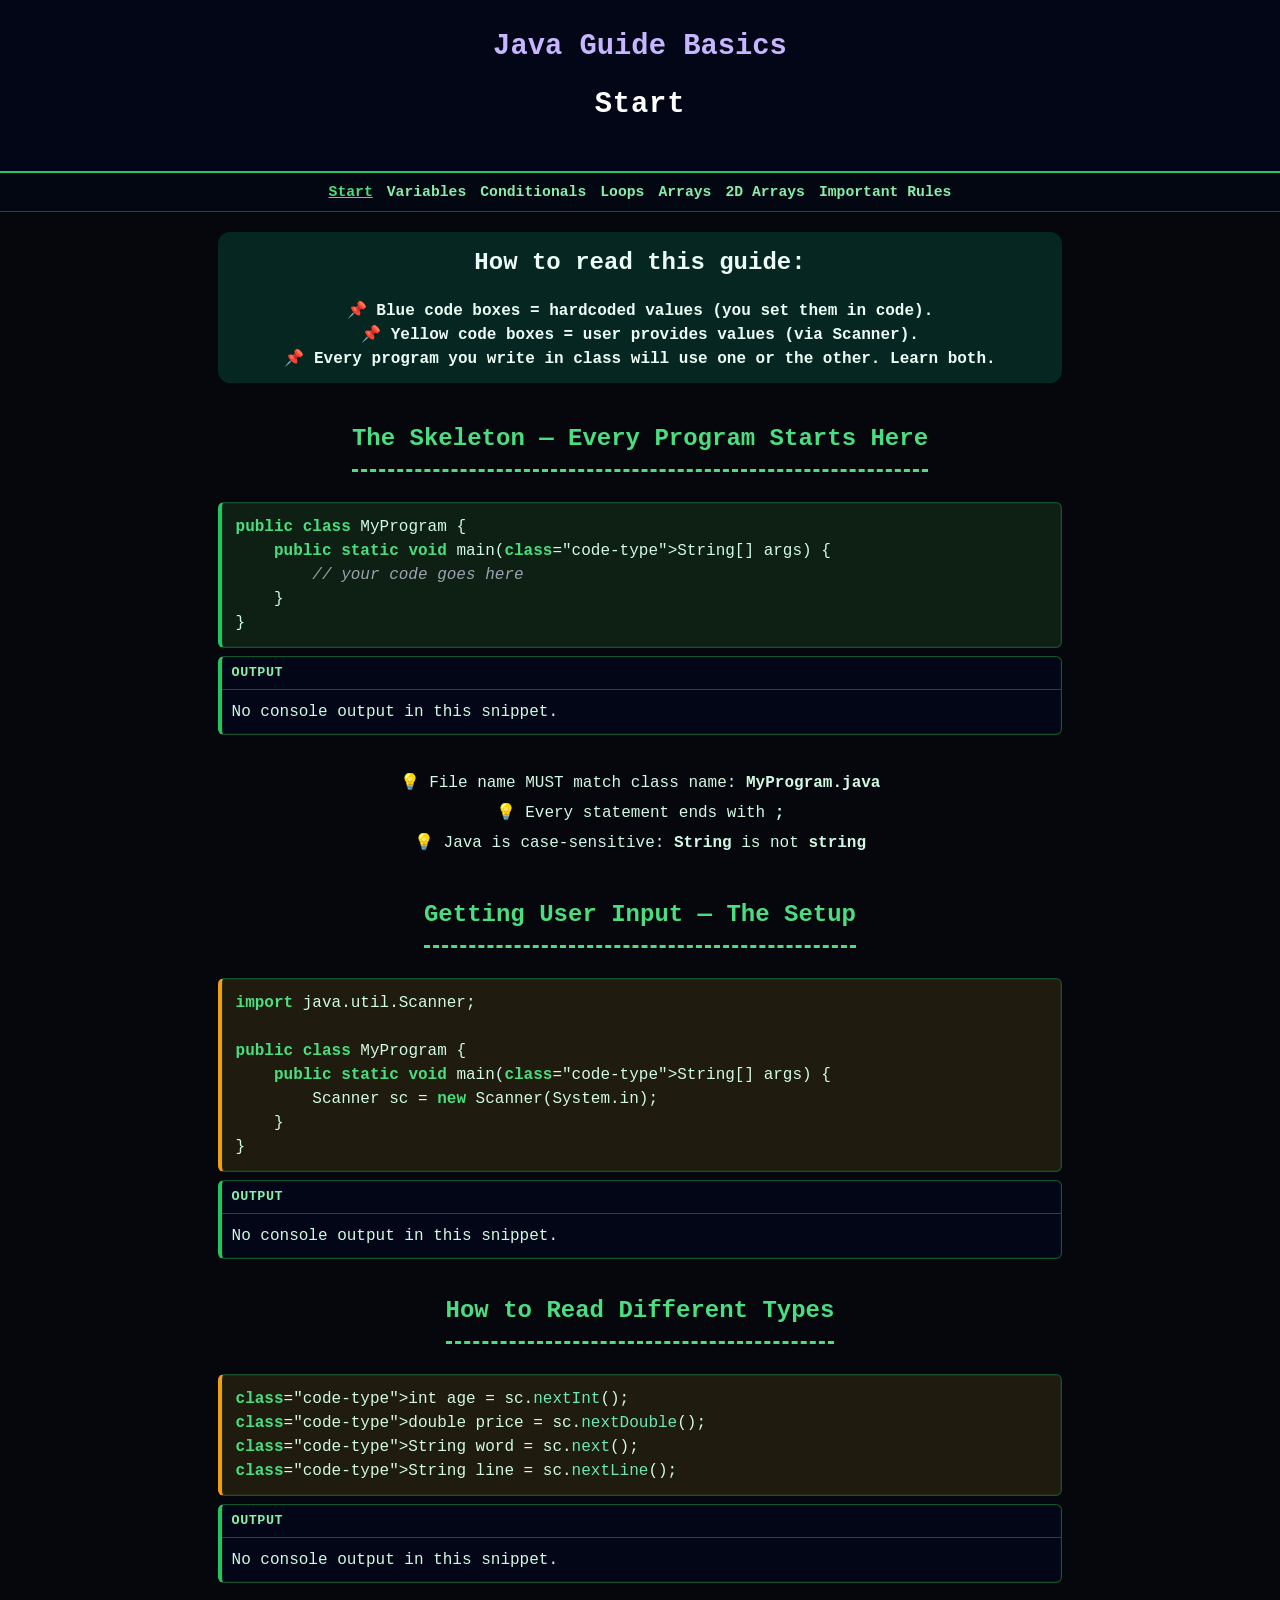
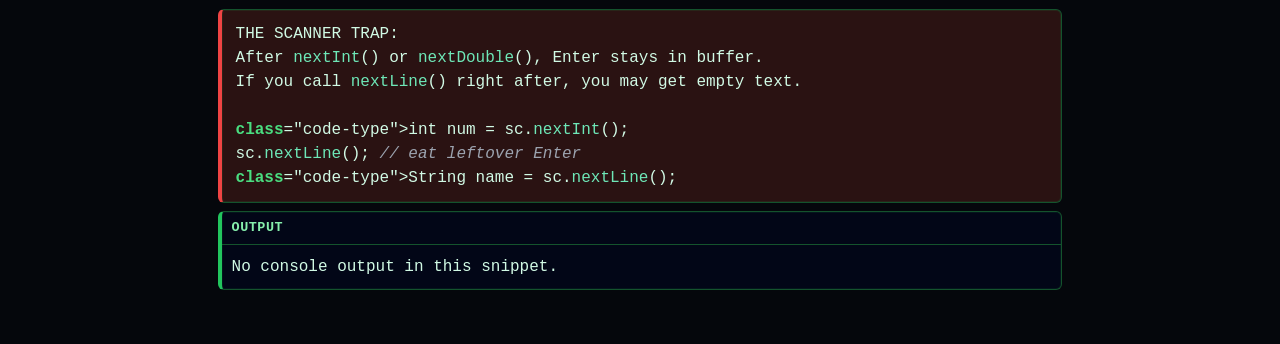
<file: src/main/resources/public/index.html>
<!doctype html>
<html lang="en">
<head>
  <meta charset="UTF-8" />
  <meta name="viewport" content="width=device-width, initial-scale=1.0" />
  <title>Java Basics Guide - Startup</title>
  <link rel="stylesheet" href="styles.css" />
</head>
<body>
  <header>
    <div class="header-inner">
      <p class="project-name">Java Guide Basics</p>
      <h1>Start</h1>
    </div>
  </header>

  <nav class="guide-menu-line">
    <div class="guide-menu-inner">
      <a class="active" href="index.html">Start</a>
      <a href="variables.html">Variables</a>
      <a href="conditionals.html">Conditionals</a>
      <a href="loops.html">Loops</a>
      <a href="arrays.html">Arrays</a>
      <a href="arrays-2d.html">2D Arrays</a>
      <a href="java-rules.html">Important Rules</a>
    </div>
  </nav>

  <main class="container">
    <div class="intro-box">
      <h2 class="intro-guide-title">How to read this guide:</h2>
      <span class="intro-guide-line">
        📌 Blue code boxes = hardcoded values (you set them in code).
      </span>
      <br />
      <span class="intro-guide-line">
        📌 Yellow code boxes = user provides values (via Scanner).
      </span>
      <br />
      <span class="intro-guide-line">
        📌 Every program you write in class will use one or the other.
        Learn both.
      </span>
    </div>
    <h2 class="section-title">The Skeleton — Every Program Starts Here</h2>
    <div class="code-box hardcoded">public class MyProgram {
    public static void main(String[] args) {
        // your code goes here
    }
}</div>

    <ul>
      <li>File name MUST match class name: <strong>MyProgram.java</strong></li>
      <li>Every statement ends with <strong>;</strong></li>
      <li>
        Java is case-sensitive: <strong>String</strong> is not
        <strong>string</strong>
      </li>
    </ul>

    <h2 class="section-title">Getting User Input — The Setup</h2>
    <div class="code-box input">import java.util.Scanner;

public class MyProgram {
    public static void main(String[] args) {
        Scanner sc = new Scanner(System.in);
    }
}</div>

    <h2 class="section-title">How to Read Different Types</h2>
    <div class="code-box input">int age = sc.nextInt();
double price = sc.nextDouble();
String word = sc.next();
String line = sc.nextLine();</div>

    <div class="code-box warning">THE SCANNER TRAP:
After nextInt() or nextDouble(), Enter stays in buffer.
If you call nextLine() right after, you may get empty text.

int num = sc.nextInt();
sc.nextLine(); // eat leftover Enter
String name = sc.nextLine();</div>
  </main>
  <script src="syntax-highlight.js"></script>
</body>
</html>
</file>
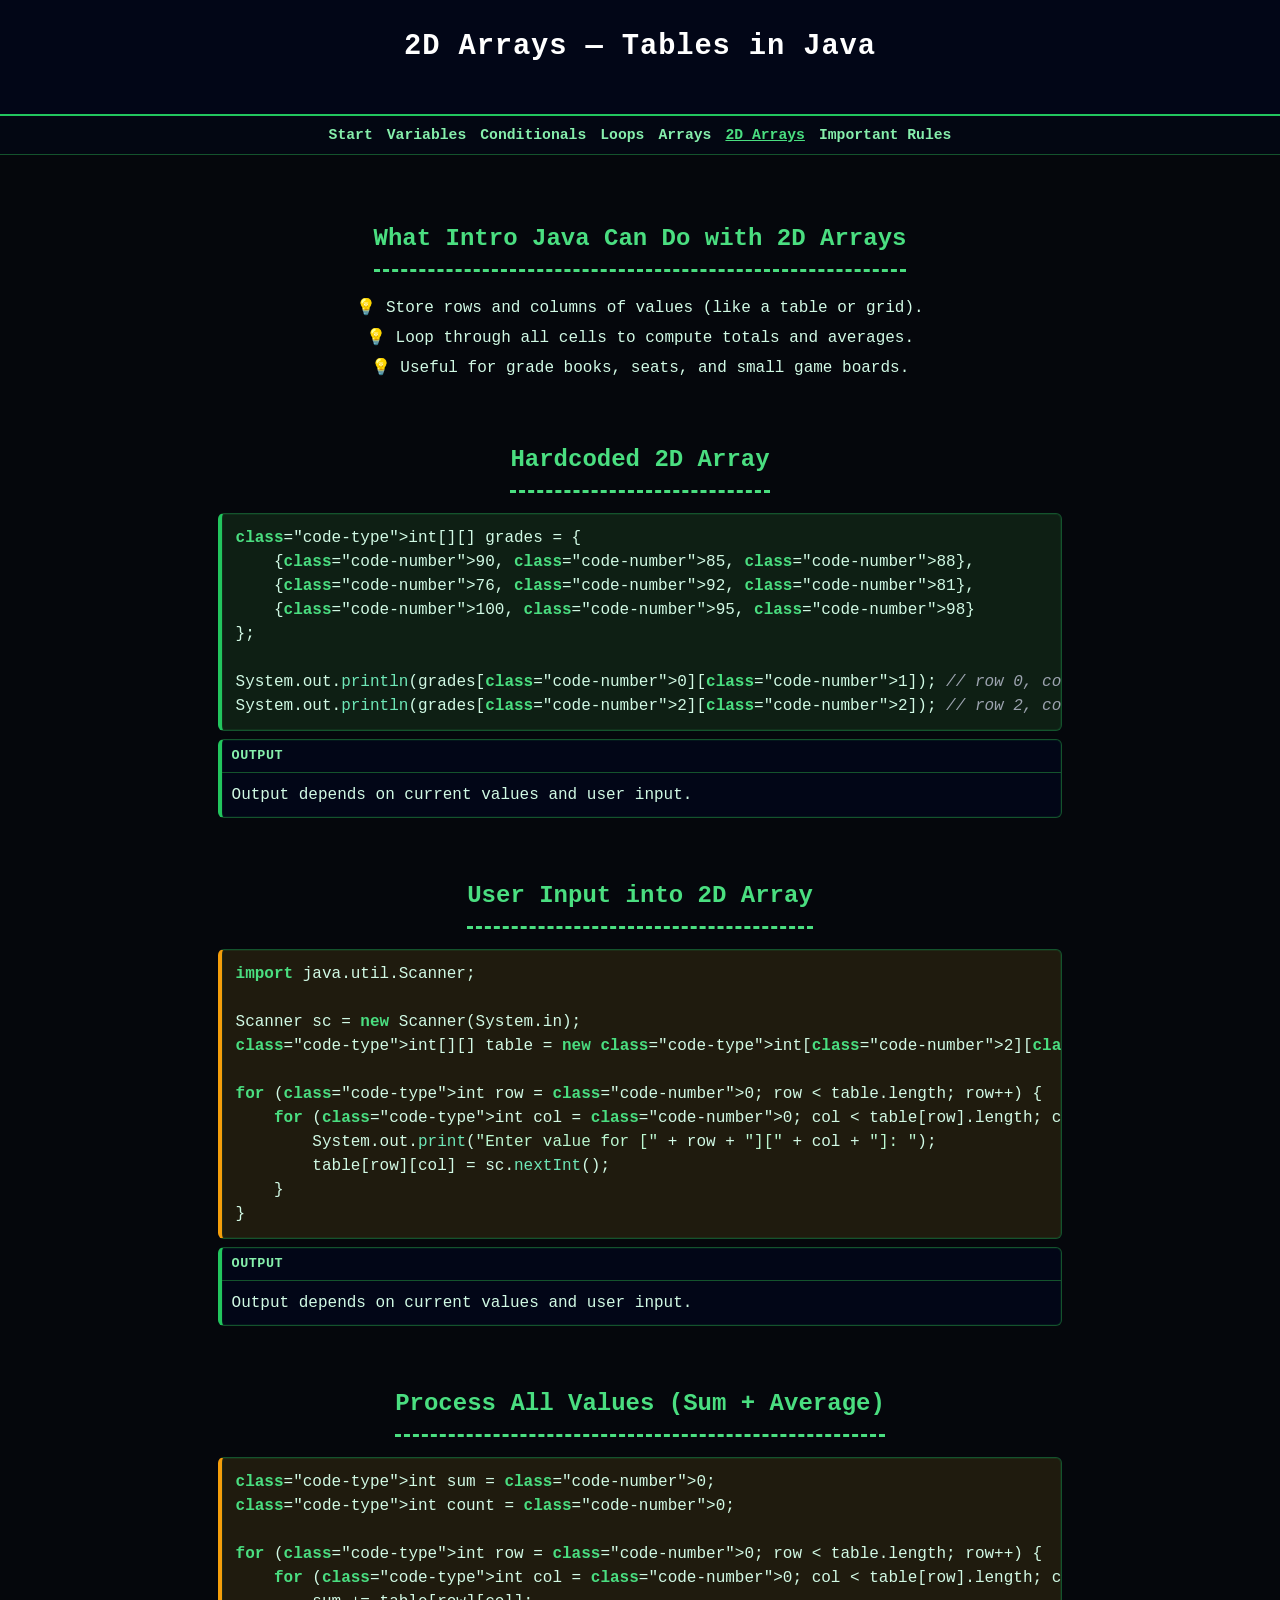
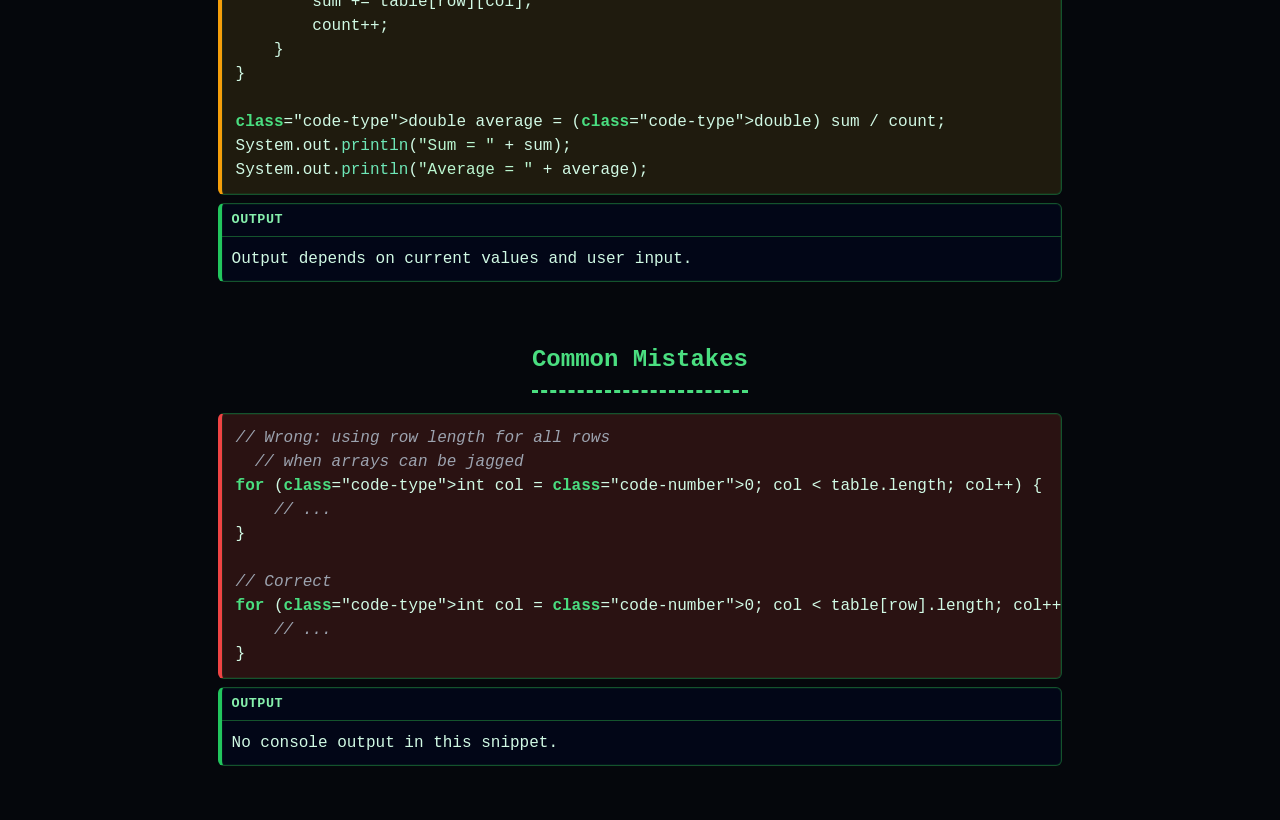
<file: src/main/resources/public/arrays-2d.html>
<!doctype html>
<html lang="en">
<head>
  <meta charset="UTF-8" />
  <meta name="viewport" content="width=device-width, initial-scale=1.0" />
  <title>2D Arrays — Tables in Java</title>
  <link rel="stylesheet" href="styles.css" />
</head>
<body>
  <header>
    <div class="header-inner">
      <h1>2D Arrays — Tables in Java</h1>
    </div>
  </header>

  <nav class="guide-menu-line">
    <div class="guide-menu-inner">
      <a href="index.html">Start</a>
      <a href="variables.html">Variables</a>
      <a href="conditionals.html">Conditionals</a>
      <a href="loops.html">Loops</a>
      <a href="arrays.html">Arrays</a>
      <a class="active" href="arrays-2d.html">2D Arrays</a>
      <a href="java-rules.html">Important Rules</a>
    </div>
  </nav>

  <main class="container">
    <section class="card">
      <h2>What Intro Java Can Do with 2D Arrays</h2>
      <ul>
        <li>Store rows and columns of values (like a table or grid).</li>
        <li>Loop through all cells to compute totals and averages.</li>
        <li>Useful for grade books, seats, and small game boards.</li>
      </ul>
    </section>

    <section class="card">
      <h2>Hardcoded 2D Array</h2>
      <div class="code-box hardcoded">int[][] grades = {
    {90, 85, 88},
    {76, 92, 81},
    {100, 95, 98}
};

System.out.println(grades[0][1]); // row 0, col 1 => 85
System.out.println(grades[2][2]); // row 2, col 2 => 98</div>
    </section>

    <section class="card">
      <h2>User Input into 2D Array</h2>
      <div class="code-box input">import java.util.Scanner;

Scanner sc = new Scanner(System.in);
int[][] table = new int[2][3];

for (int row = 0; row < table.length; row++) {
    for (int col = 0; col < table[row].length; col++) {
        System.out.print("Enter value for [" + row + "][" + col + "]: ");
        table[row][col] = sc.nextInt();
    }
}</div>
    </section>

    <section class="card">
      <h2>Process All Values (Sum + Average)</h2>
      <div class="code-box input">int sum = 0;
int count = 0;

for (int row = 0; row < table.length; row++) {
    for (int col = 0; col < table[row].length; col++) {
        sum += table[row][col];
        count++;
    }
}

double average = (double) sum / count;
System.out.println("Sum = " + sum);
System.out.println("Average = " + average);</div>
    </section>

    <section class="card">
      <h2>Common Mistakes</h2>
      <div class="code-box warning">// Wrong: using row length for all rows
  // when arrays can be jagged
for (int col = 0; col < table.length; col++) {
    // ...
}

// Correct
for (int col = 0; col < table[row].length; col++) {
    // ...
}</div>
    </section>
  </main>

  <script src="syntax-highlight.js"></script>
</body>
</html>
</file>
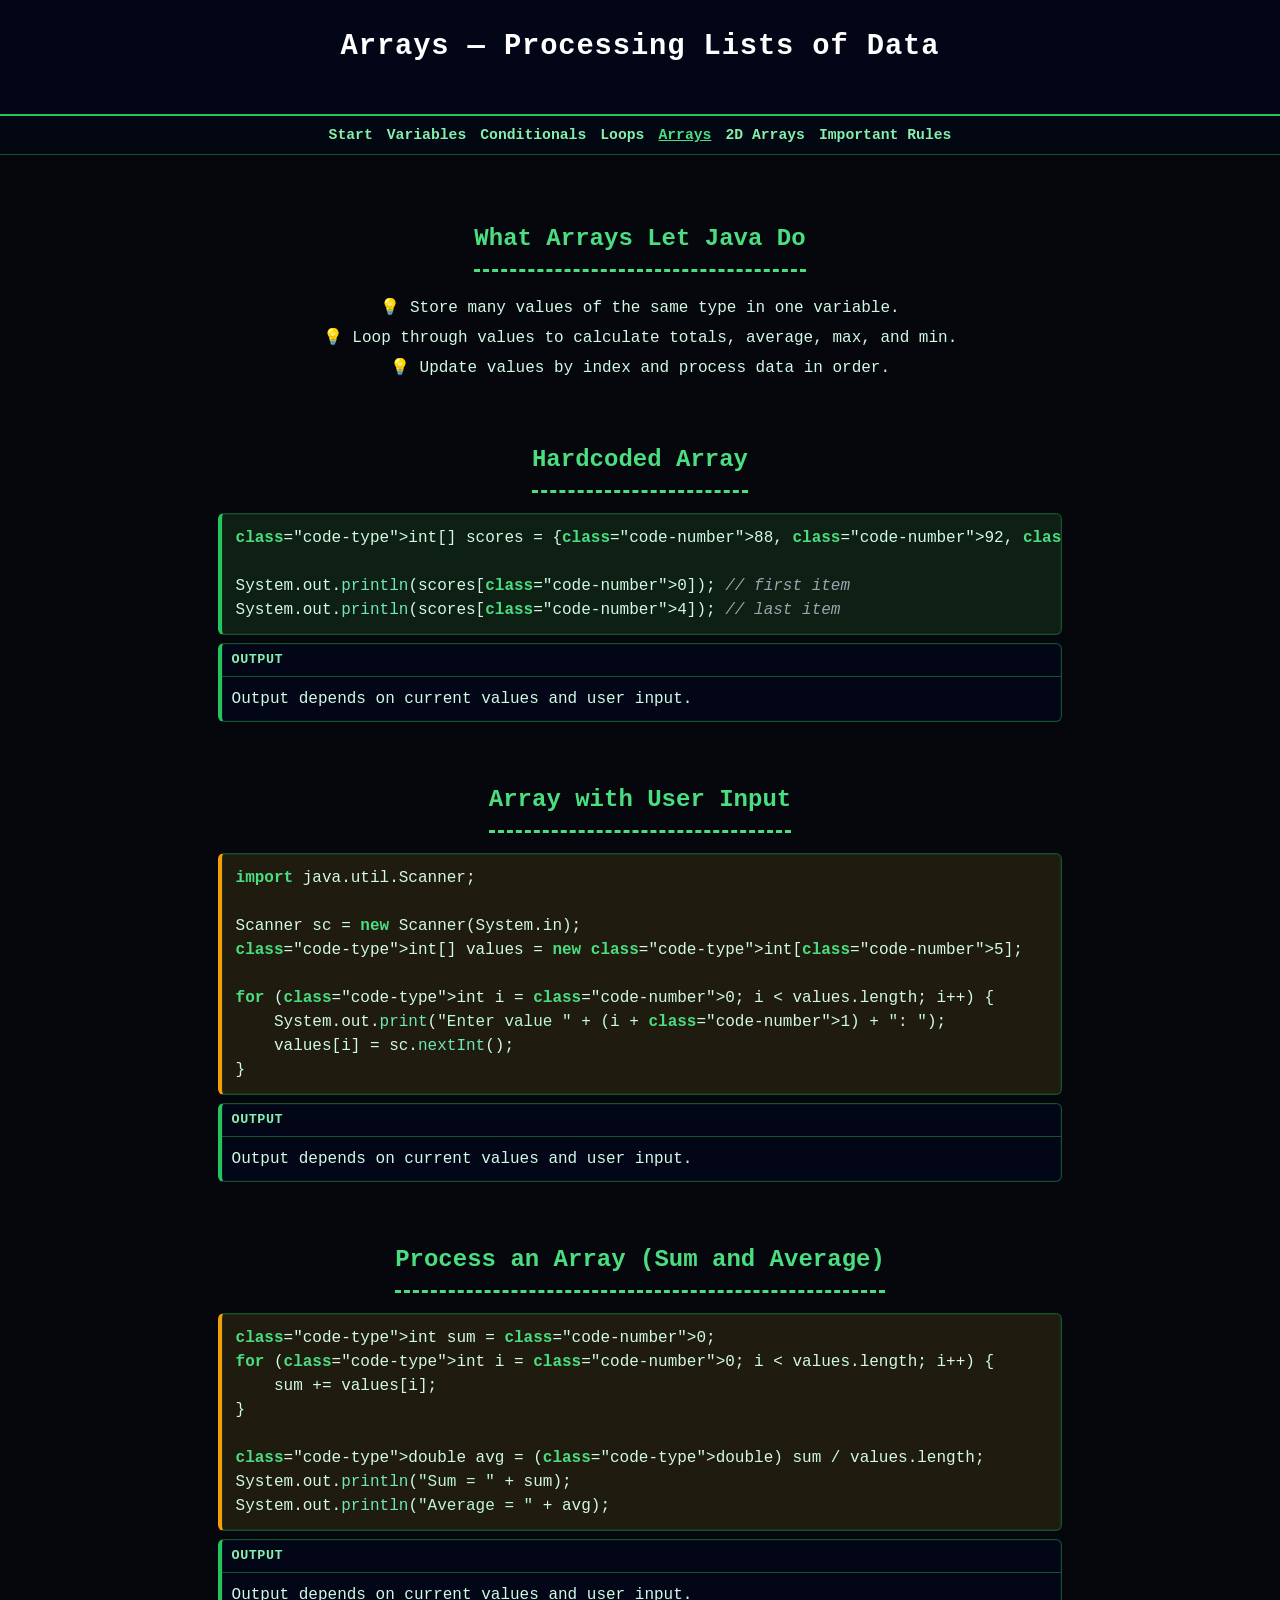
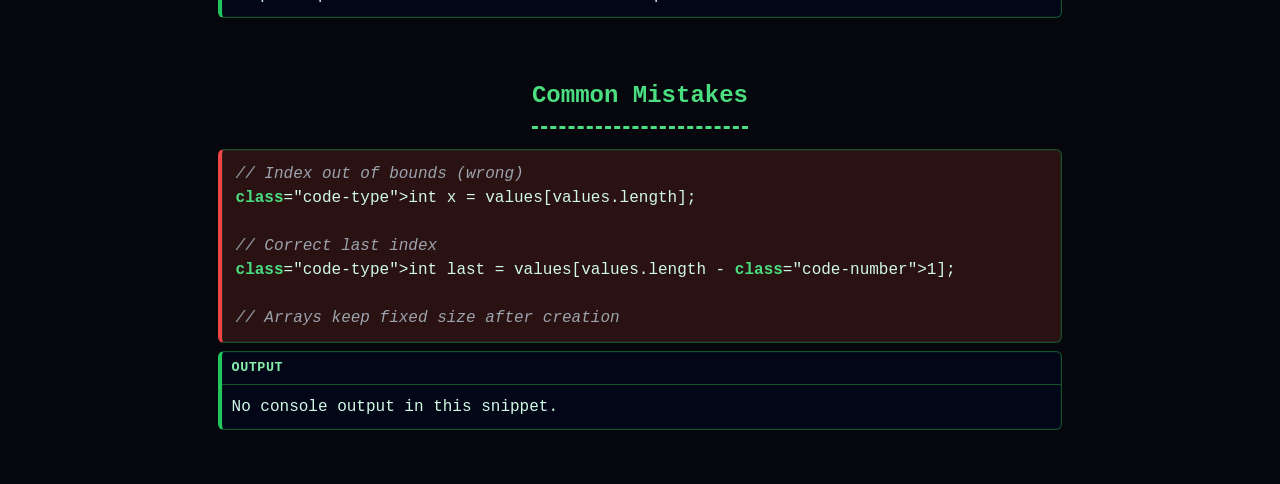
<file: src/main/resources/public/arrays.html>
<!doctype html>
<html lang="en">
<head>
  <meta charset="UTF-8" />
  <meta name="viewport" content="width=device-width, initial-scale=1.0" />
  <title>Arrays — Processing Lists of Data</title>
  <link rel="stylesheet" href="styles.css" />
</head>
<body>
  <header>
    <div class="header-inner">
      <h1>Arrays — Processing Lists of Data</h1>
    </div>
  </header>

  <nav class="guide-menu-line">
    <div class="guide-menu-inner">
      <a href="index.html">Start</a>
      <a href="variables.html">Variables</a>
      <a href="conditionals.html">Conditionals</a>
      <a href="loops.html">Loops</a>
      <a class="active" href="arrays.html">Arrays</a>
      <a href="arrays-2d.html">2D Arrays</a>
      <a href="java-rules.html">Important Rules</a>
    </div>
  </nav>

  <main class="container">
    <section class="card">
      <h2>What Arrays Let Java Do</h2>
      <ul>
        <li>Store many values of the same type in one variable.</li>
        <li>Loop through values to calculate totals, average, max, and min.</li>
        <li>Update values by index and process data in order.</li>
      </ul>
    </section>

    <section class="card">
      <h2>Hardcoded Array</h2>
      <div class="code-box hardcoded">int[] scores = {88, 92, 76, 95, 84};

System.out.println(scores[0]); // first item
System.out.println(scores[4]); // last item</div>
    </section>

    <section class="card">
      <h2>Array with User Input</h2>
      <div class="code-box input">import java.util.Scanner;

Scanner sc = new Scanner(System.in);
int[] values = new int[5];

for (int i = 0; i < values.length; i++) {
    System.out.print("Enter value " + (i + 1) + ": ");
    values[i] = sc.nextInt();
}</div>
    </section>

    <section class="card">
      <h2>Process an Array (Sum and Average)</h2>
      <div class="code-box input">int sum = 0;
for (int i = 0; i < values.length; i++) {
    sum += values[i];
}

double avg = (double) sum / values.length;
System.out.println("Sum = " + sum);
System.out.println("Average = " + avg);</div>
    </section>

    <section class="card">
      <h2>Common Mistakes</h2>
      <div class="code-box warning">// Index out of bounds (wrong)
int x = values[values.length];

// Correct last index
int last = values[values.length - 1];

// Arrays keep fixed size after creation</div>
    </section>
  </main>

  <script src="syntax-highlight.js"></script>
</body>
</html>
</file>
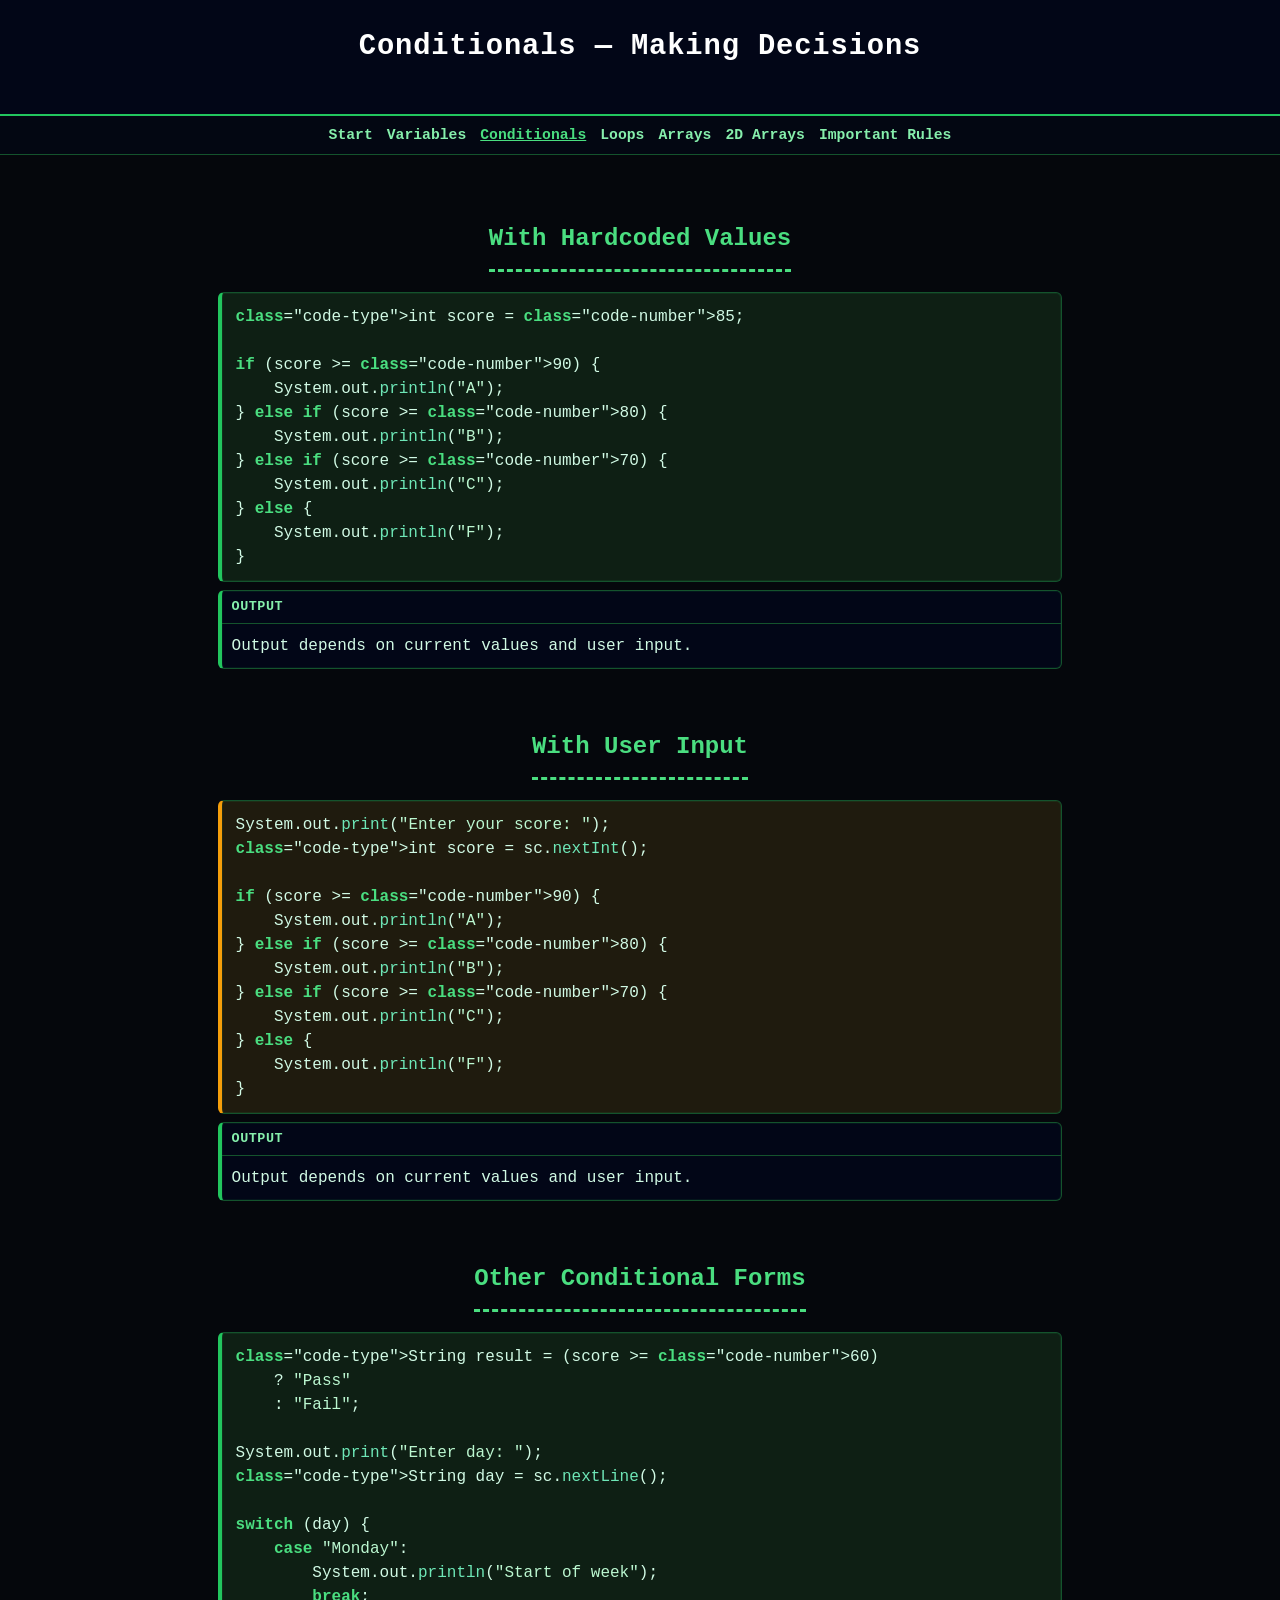
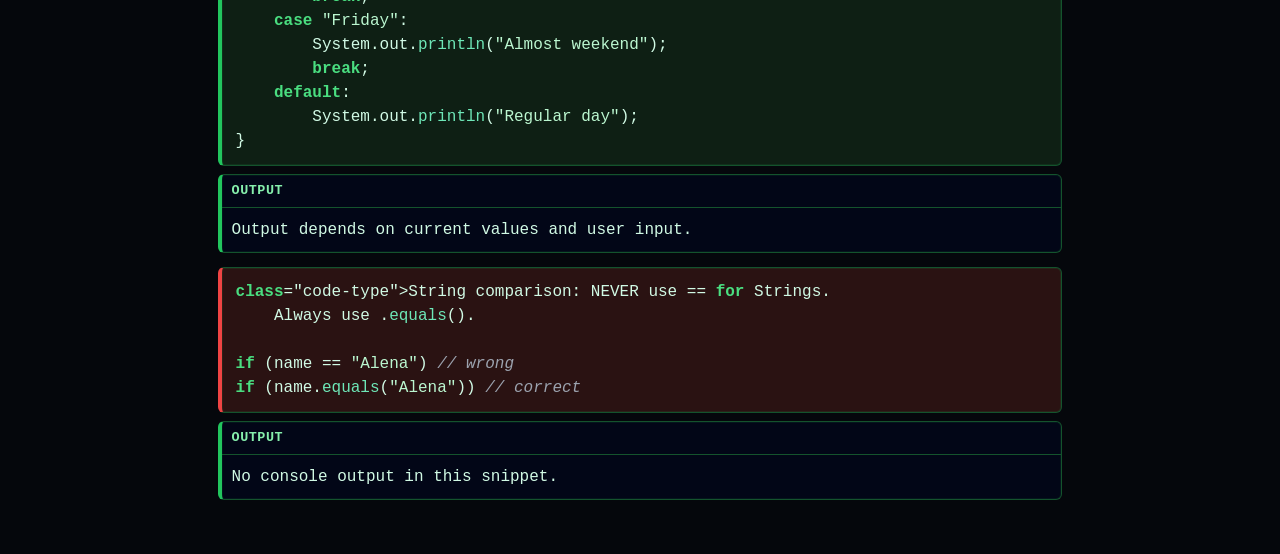
<file: src/main/resources/public/conditionals.html>
<!doctype html>
<html lang="en">
<head>
  <meta charset="UTF-8" />
  <meta name="viewport" content="width=device-width, initial-scale=1.0" />
  <title>Conditionals</title>
  <link rel="stylesheet" href="styles.css" />
</head>
<body>
  <header>
    <div class="header-inner">
      <h1>Conditionals — Making Decisions</h1>
    </div>
  </header>

  <nav class="guide-menu-line">
    <div class="guide-menu-inner">
      <a href="index.html">Start</a>
      <a href="variables.html">Variables</a>
      <a class="active" href="conditionals.html">Conditionals</a>
      <a href="loops.html">Loops</a>
      <a href="arrays.html">Arrays</a>
      <a href="arrays-2d.html">2D Arrays</a>
      <a href="java-rules.html">Important Rules</a>
    </div>
  </nav>

  <main class="container">
    <section class="card">
      <h2>With Hardcoded Values</h2>
      <div class="code-box hardcoded">int score = 85;

if (score >= 90) {
    System.out.println("A");
} else if (score >= 80) {
    System.out.println("B");
} else if (score >= 70) {
    System.out.println("C");
} else {
    System.out.println("F");
}</div>
    </section>

    <section class="card">
      <h2>With User Input</h2>
      <div class="code-box input">System.out.print("Enter your score: ");
int score = sc.nextInt();

if (score >= 90) {
    System.out.println("A");
} else if (score >= 80) {
    System.out.println("B");
} else if (score >= 70) {
    System.out.println("C");
} else {
    System.out.println("F");
}</div>
    </section>

    <section class="card">
      <h2>Other Conditional Forms</h2>
      <div class="code-box hardcoded">String result = (score >= 60)
    ? "Pass"
    : "Fail";

System.out.print("Enter day: ");
String day = sc.nextLine();

switch (day) {
    case "Monday":
        System.out.println("Start of week");
        break;
    case "Friday":
        System.out.println("Almost weekend");
        break;
    default:
        System.out.println("Regular day");
}</div>

      <div class="code-box warning">String comparison: NEVER use == for Strings.
    Always use .equals().

if (name == "Alena") // wrong
if (name.equals("Alena")) // correct</div>
    </section>
  </main>
  <script src="syntax-highlight.js"></script>
</body>
</html>
</file>
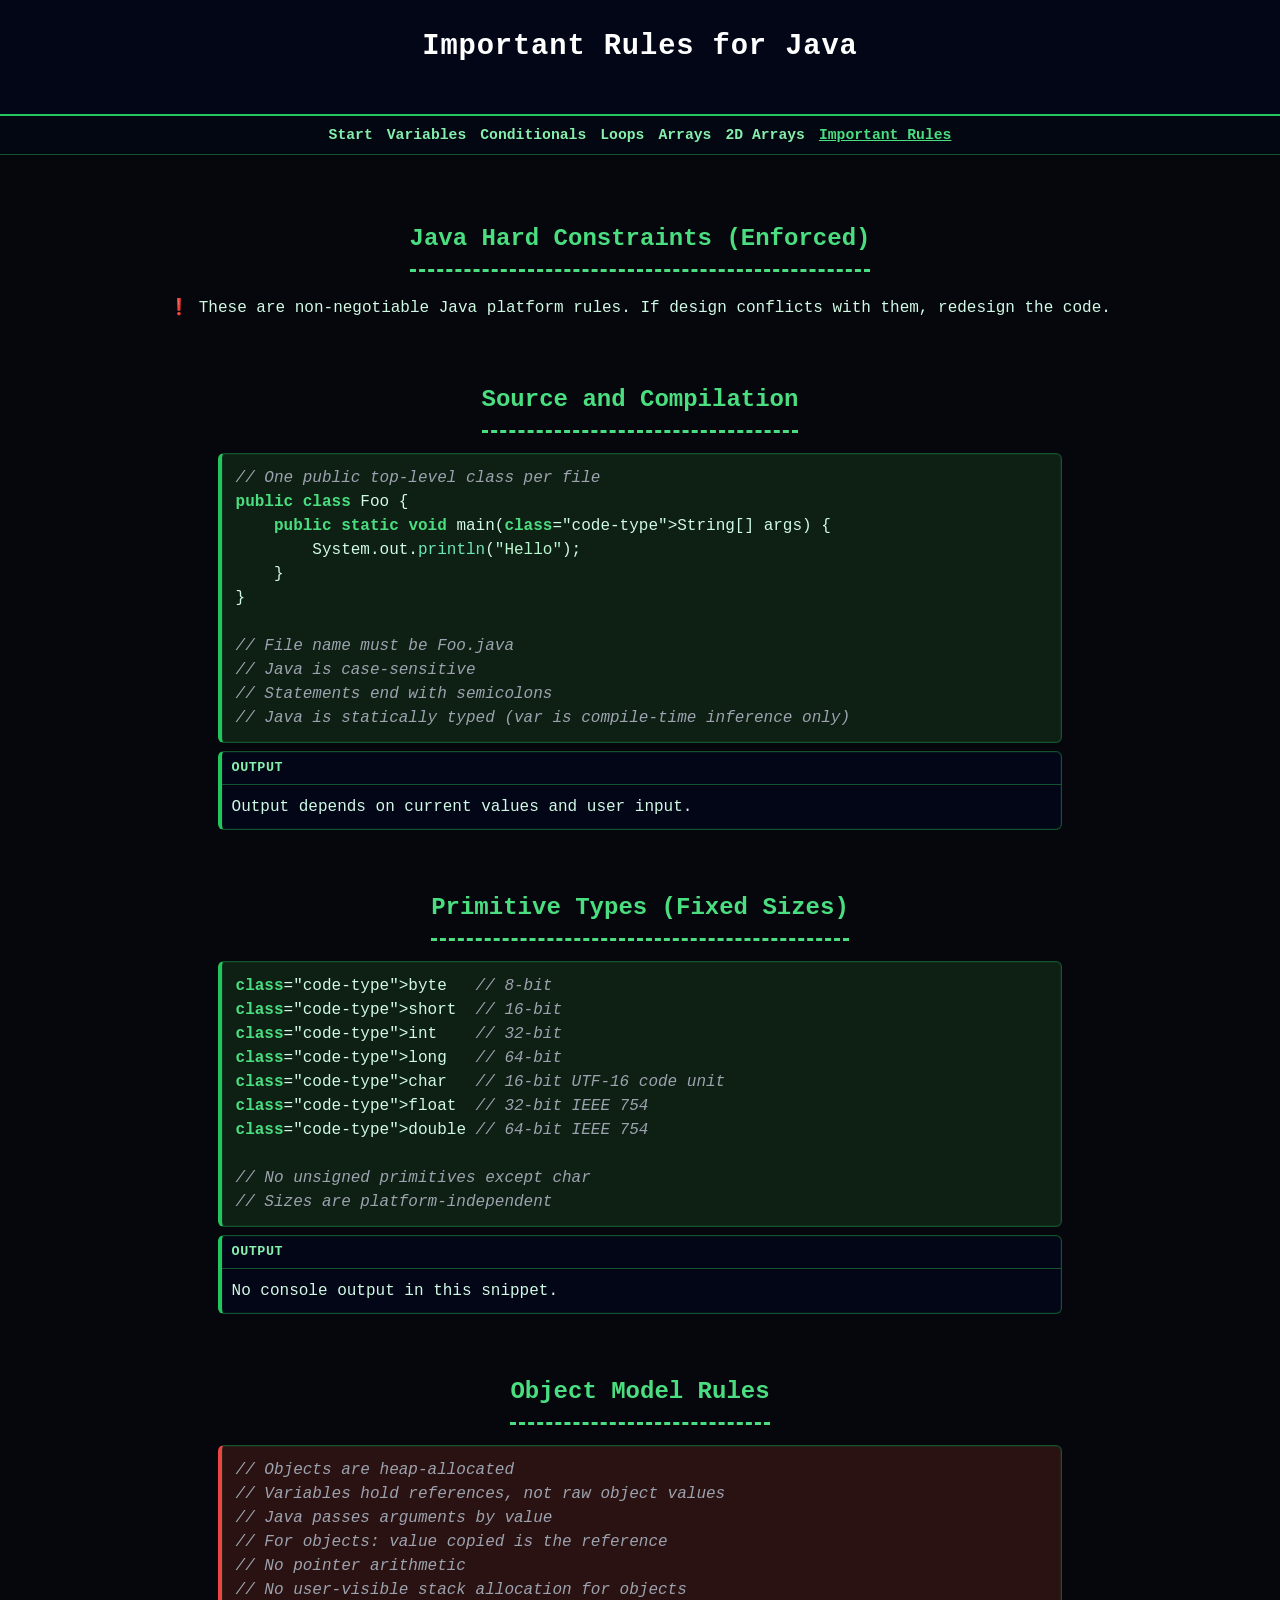
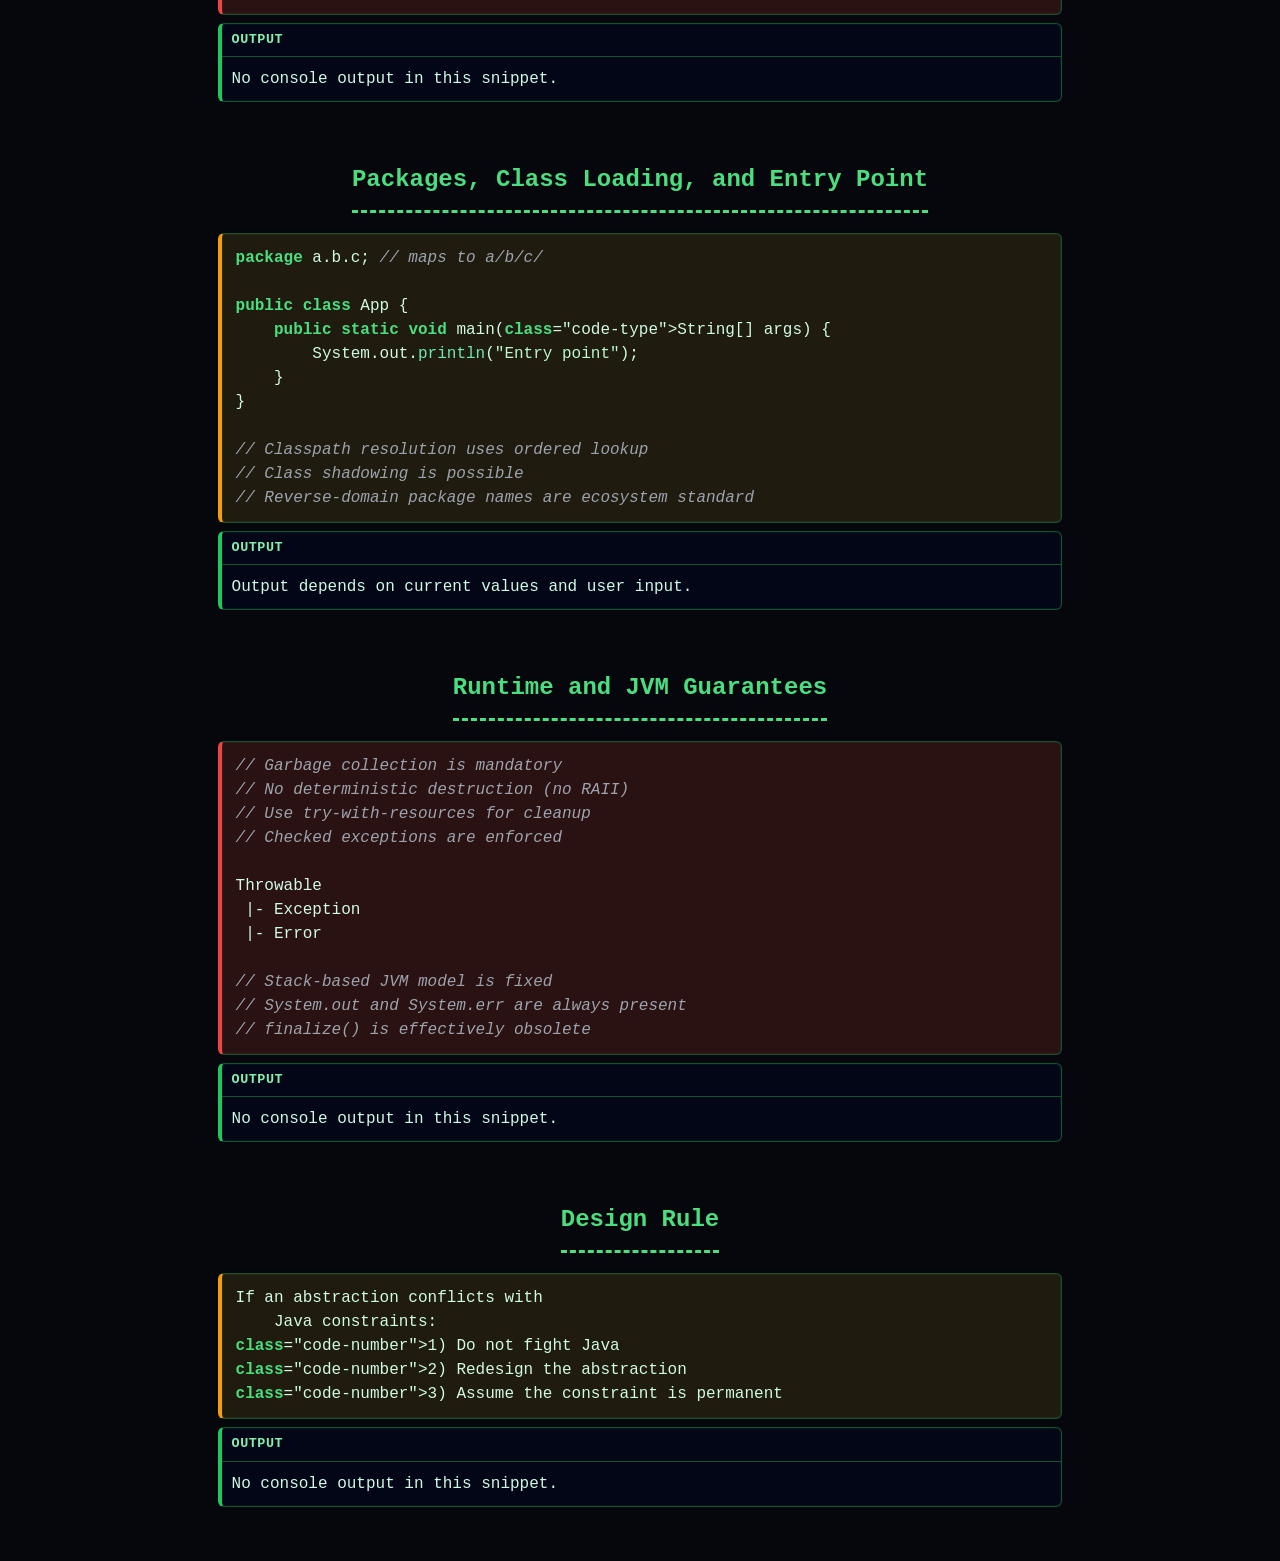
<file: src/main/resources/public/java-rules.html>
<!doctype html>
<html lang="en">
<head>
  <meta charset="UTF-8" />
  <meta name="viewport" content="width=device-width, initial-scale=1.0" />
  <title>Important Rules for Java</title>
  <link rel="stylesheet" href="styles.css" />
</head>
<body>
  <header>
    <div class="header-inner">
      <h1>Important Rules for Java</h1>
    </div>
  </header>

  <nav class="guide-menu-line">
    <div class="guide-menu-inner">
      <a href="index.html">Start</a>
      <a href="variables.html">Variables</a>
      <a href="conditionals.html">Conditionals</a>
      <a href="loops.html">Loops</a>
      <a href="arrays.html">Arrays</a>
      <a href="arrays-2d.html">2D Arrays</a>
      <a class="active" href="java-rules.html">Important Rules</a>
    </div>
  </nav>

  <main class="container">
    <section class="card">
      <h2>Java Hard Constraints (Enforced)</h2>
      <p>
        ❗️ These are non-negotiable Java platform rules. If design conflicts with
        them, redesign the code.
      </p>
    </section>

    <section class="card">
      <h2>Source and Compilation</h2>
      <div class="code-box hardcoded">// One public top-level class per file
public class Foo {
    public static void main(String[] args) {
        System.out.println("Hello");
    }
}

// File name must be Foo.java
// Java is case-sensitive
// Statements end with semicolons
// Java is statically typed (var is compile-time inference only)</div>
    </section>

    <section class="card">
      <h2>Primitive Types (Fixed Sizes)</h2>
      <div class="code-box hardcoded">byte   // 8-bit
short  // 16-bit
int    // 32-bit
long   // 64-bit
char   // 16-bit UTF-16 code unit
float  // 32-bit IEEE 754
double // 64-bit IEEE 754

// No unsigned primitives except char
// Sizes are platform-independent</div>
    </section>

    <section class="card">
      <h2>Object Model Rules</h2>
      <div class="code-box warning">// Objects are heap-allocated
// Variables hold references, not raw object values
// Java passes arguments by value
// For objects: value copied is the reference
// No pointer arithmetic
// No user-visible stack allocation for objects</div>
    </section>

    <section class="card">
      <h2>Packages, Class Loading, and Entry Point</h2>
      <div class="code-box input">package a.b.c; // maps to a/b/c/

public class App {
    public static void main(String[] args) {
        System.out.println("Entry point");
    }
}

// Classpath resolution uses ordered lookup
// Class shadowing is possible
// Reverse-domain package names are ecosystem standard</div>
    </section>

    <section class="card">
      <h2>Runtime and JVM Guarantees</h2>
      <div class="code-box warning">// Garbage collection is mandatory
// No deterministic destruction (no RAII)
// Use try-with-resources for cleanup
// Checked exceptions are enforced

Throwable
 |- Exception
 |- Error

// Stack-based JVM model is fixed
// System.out and System.err are always present
// finalize() is effectively obsolete</div>
    </section>

    <section class="card">
      <h2>Design Rule</h2>
      <div class="code-box input">If an abstraction conflicts with
    Java constraints:
1) Do not fight Java
2) Redesign the abstraction
3) Assume the constraint is permanent</div>
    </section>
  </main>

  <script src="syntax-highlight.js"></script>
</body>
</html>
</file>
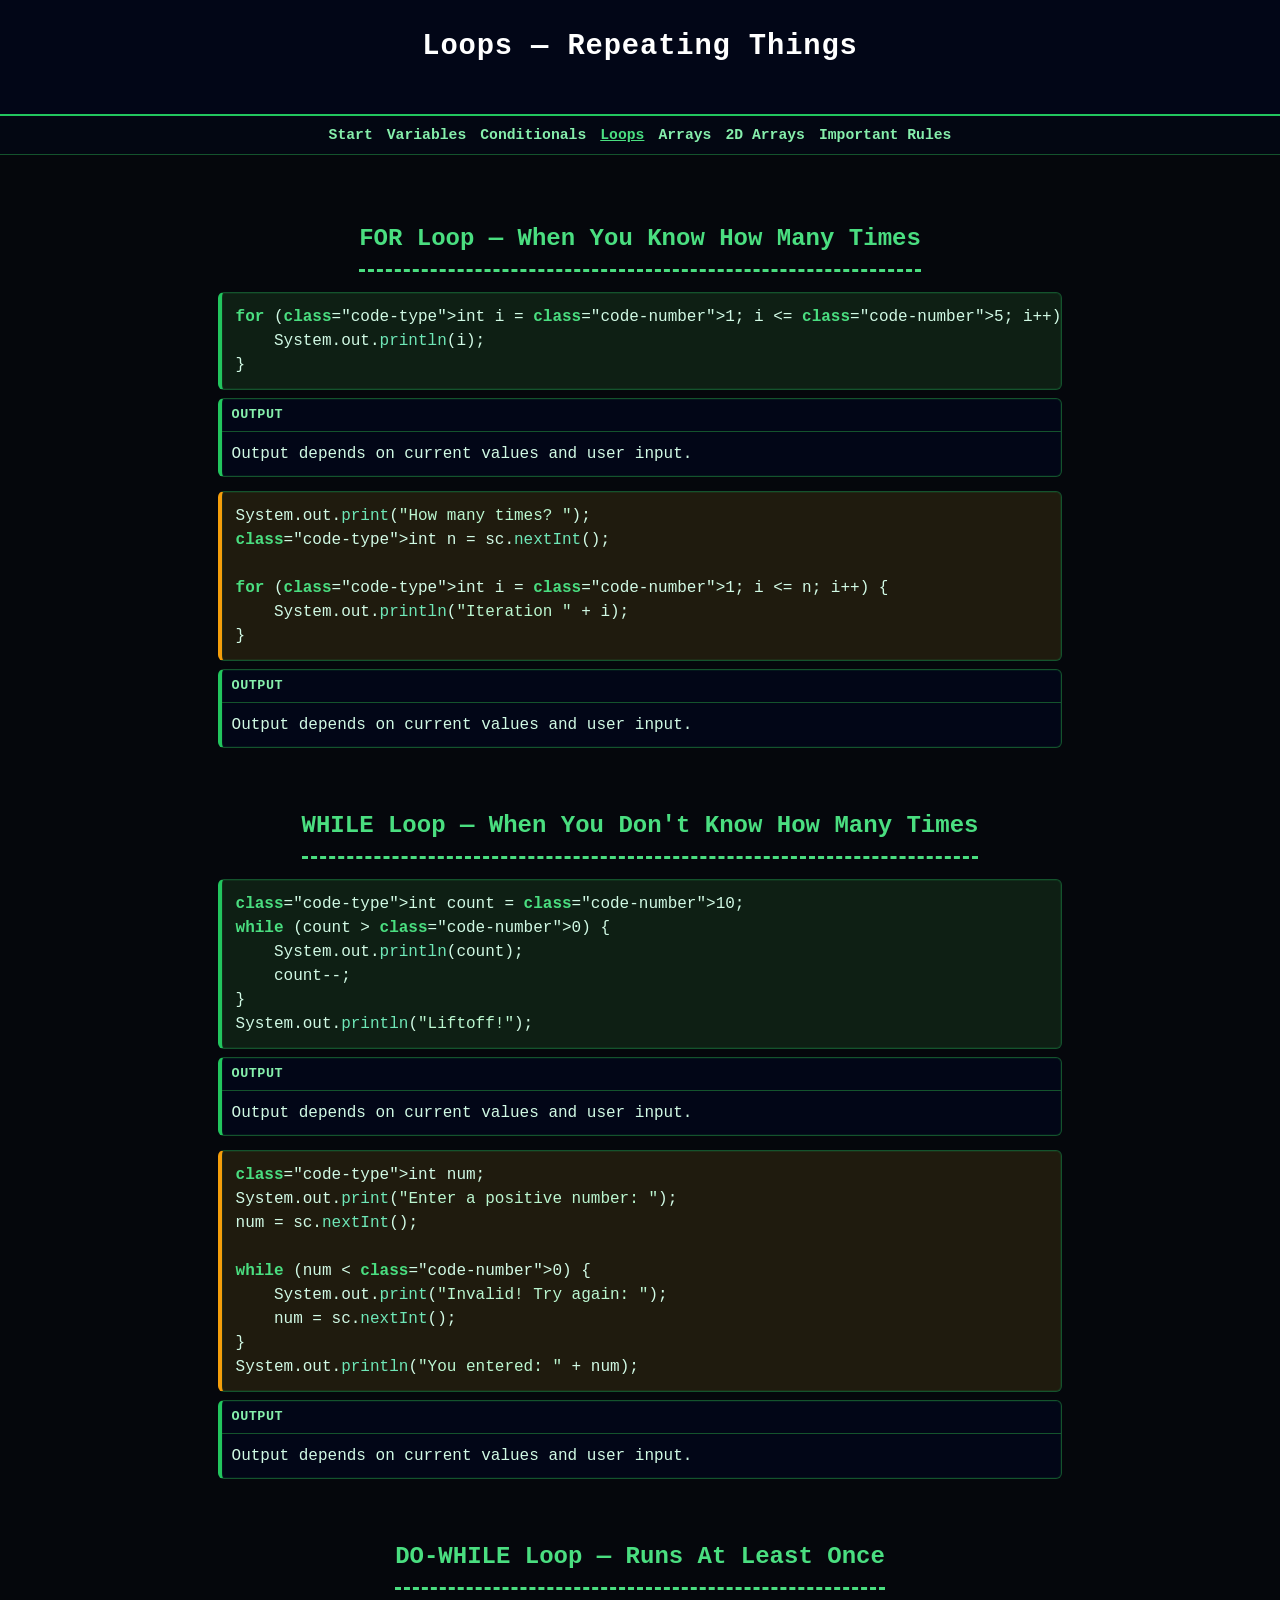
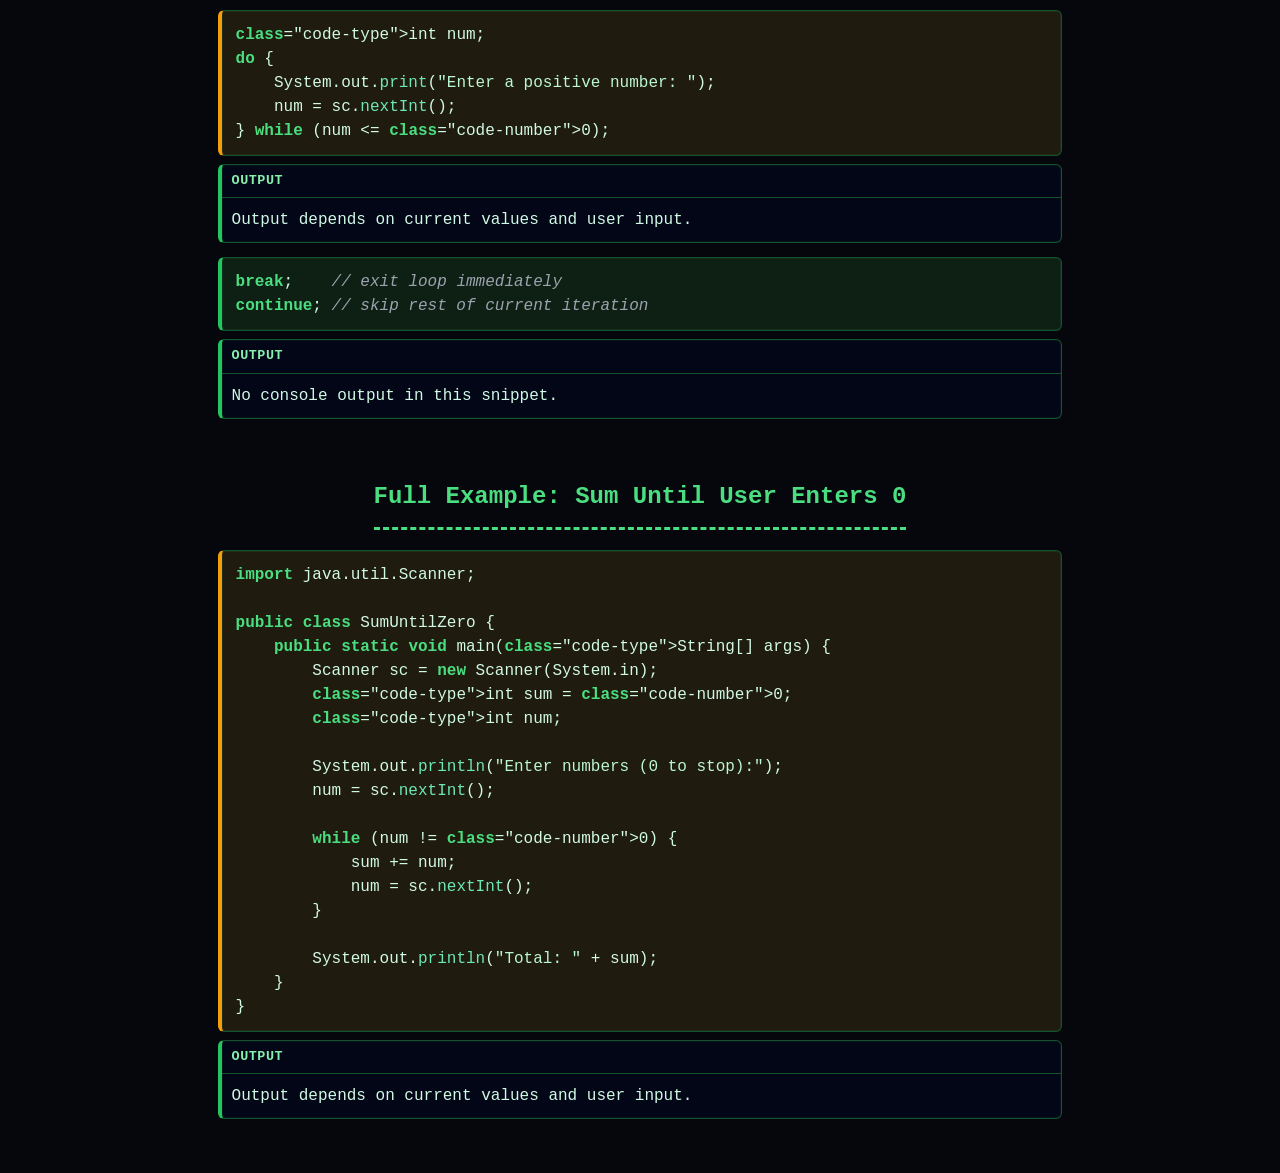
<file: src/main/resources/public/loops.html>
<!doctype html>
<html lang="en">
<head>
  <meta charset="UTF-8" />
  <meta name="viewport" content="width=device-width, initial-scale=1.0" />
  <title>Loops</title>
  <link rel="stylesheet" href="styles.css" />
</head>
<body>
  <header>
    <div class="header-inner">
      <h1>Loops — Repeating Things</h1>
    </div>
  </header>

  <nav class="guide-menu-line">
    <div class="guide-menu-inner">
      <a href="index.html">Start</a>
      <a href="variables.html">Variables</a>
      <a href="conditionals.html">Conditionals</a>
      <a class="active" href="loops.html">Loops</a>
      <a href="arrays.html">Arrays</a>
      <a href="arrays-2d.html">2D Arrays</a>
      <a href="java-rules.html">Important Rules</a>
    </div>
  </nav>

  <main class="container">
    <section class="card">
      <h2>FOR Loop — When You Know How Many Times</h2>
      <div class="code-box hardcoded">for (int i = 1; i <= 5; i++) {
    System.out.println(i);
}</div>
      <div class="code-box input">System.out.print("How many times? ");
int n = sc.nextInt();

for (int i = 1; i <= n; i++) {
    System.out.println("Iteration " + i);
}</div>
    </section>

    <section class="card">
      <h2>WHILE Loop — When You Don't Know How Many Times</h2>
      <div class="code-box hardcoded">int count = 10;
while (count > 0) {
    System.out.println(count);
    count--;
}
System.out.println("Liftoff!");</div>

      <div class="code-box input">int num;
System.out.print("Enter a positive number: ");
num = sc.nextInt();

while (num < 0) {
    System.out.print("Invalid! Try again: ");
    num = sc.nextInt();
}
System.out.println("You entered: " + num);</div>
    </section>

    <section class="card">
      <h2>DO-WHILE Loop — Runs At Least Once</h2>
      <div class="code-box input">int num;
do {
    System.out.print("Enter a positive number: ");
    num = sc.nextInt();
} while (num <= 0);</div>
      <div class="code-box hardcoded">break;    // exit loop immediately
continue; // skip rest of current iteration</div>
    </section>

    <section class="card">
      <h2>Full Example: Sum Until User Enters 0</h2>
      <div class="code-box input">import java.util.Scanner;

public class SumUntilZero {
    public static void main(String[] args) {
        Scanner sc = new Scanner(System.in);
        int sum = 0;
        int num;

        System.out.println("Enter numbers (0 to stop):");
        num = sc.nextInt();

        while (num != 0) {
            sum += num;
            num = sc.nextInt();
        }

        System.out.println("Total: " + sum);
    }
}</div>
    </section>
  </main>
  <script src="syntax-highlight.js"></script>
</body>
</html>
</file>
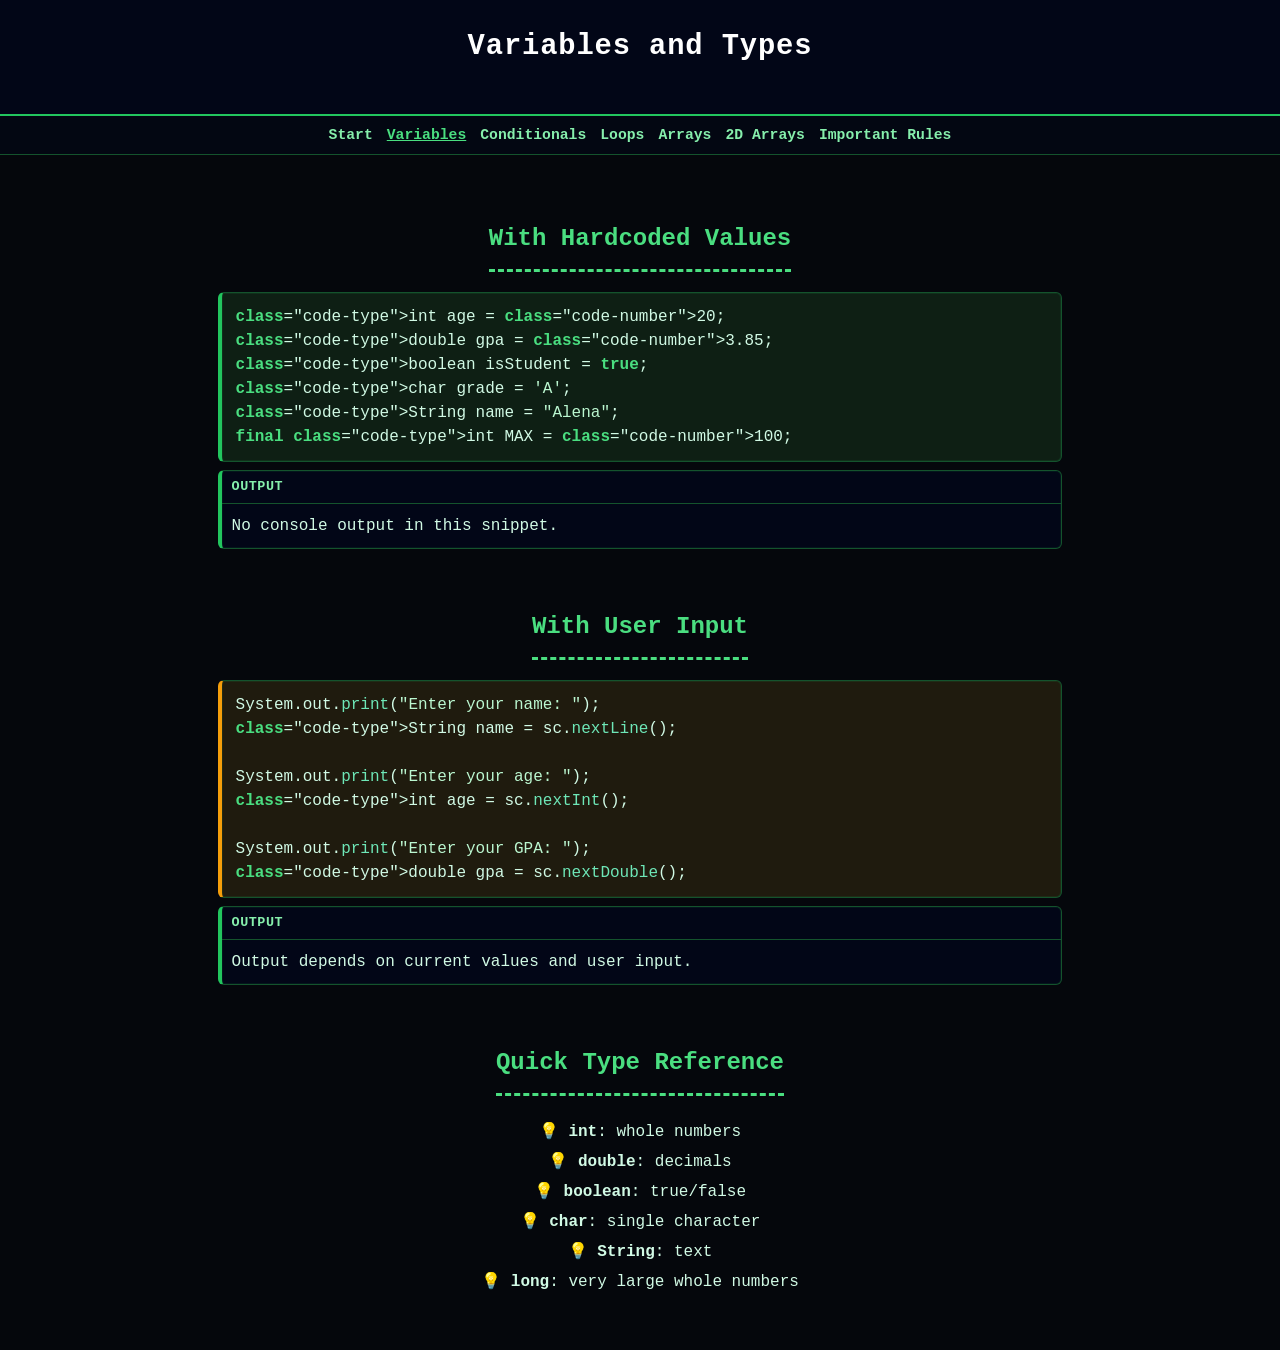
<file: src/main/resources/public/variables.html>
<!doctype html>
<html lang="en">
<head>
  <meta charset="UTF-8" />
  <meta name="viewport" content="width=device-width, initial-scale=1.0" />
  <title>Variables and Types</title>
  <link rel="stylesheet" href="styles.css" />
</head>
<body>
  <header>
    <div class="header-inner">
      <h1>Variables and Types</h1>
    </div>
  </header>

  <nav class="guide-menu-line">
    <div class="guide-menu-inner">
      <a href="index.html">Start</a>
      <a class="active" href="variables.html">Variables</a>
      <a href="conditionals.html">Conditionals</a>
      <a href="loops.html">Loops</a>
      <a href="arrays.html">Arrays</a>
      <a href="arrays-2d.html">2D Arrays</a>
      <a href="java-rules.html">Important Rules</a>
    </div>
  </nav>

  <main class="container">
    <section class="card">
      <h2>With Hardcoded Values</h2>
      <div class="code-box hardcoded">int age = 20;
double gpa = 3.85;
boolean isStudent = true;
char grade = 'A';
String name = "Alena";
final int MAX = 100;</div>
    </section>

    <section class="card">
      <h2>With User Input</h2>
      <div class="code-box input">System.out.print("Enter your name: ");
String name = sc.nextLine();

System.out.print("Enter your age: ");
int age = sc.nextInt();

System.out.print("Enter your GPA: ");
double gpa = sc.nextDouble();</div>
    </section>

    <section class="card">
      <h2>Quick Type Reference</h2>
      <ul>
        <li><strong>int</strong>: whole numbers</li>
        <li><strong>double</strong>: decimals</li>
        <li><strong>boolean</strong>: true/false</li>
        <li><strong>char</strong>: single character</li>
        <li><strong>String</strong>: text</li>
        <li><strong>long</strong>: very large whole numbers</li>
      </ul>
    </section>
  </main>
  <script src="syntax-highlight.js"></script>
</body>
</html>
</file>
<file: src/main/resources/public/styles.css>
:root {
  --bg: #05070c;
  --card: #0b0f14;
  --text: #d1fae5;
  --muted: #86efac;
  --primary: #22c55e;
  --heading: #4ade80;
  --intro-accent: #7a3ea1;
  --accent: #111827;
  --code-hardcoded: #0e1f14;
  --code-input: #1f1b0e;
  --warn: #2a1212;
}

* {
  box-sizing: border-box;
}

body {
  margin: 0;
  font-family: ui-monospace, SFMono-Regular, Menlo, Monaco, Consolas,
    "Liberation Mono", "Courier New", monospace;
  background: var(--bg);
  color: var(--text);
  line-height: 1.5;
}

.container {
  width: min(980px, 92vw);
  margin: 0 auto;
  padding: 20px 0 40px;
  display: flex;
  flex-direction: column;
  align-items: center;
}

.container > * {
  width: 100%;
}

header {
  background: #020617;
  color: white;
  border-bottom: 2px solid #22c55e;
  box-shadow: 0 0 24px rgb(34 197 94 / 22%);
}

.header-inner {
  width: min(980px, 92vw);
  margin: 0 auto;
  padding: 18px 0;
}

.project-name {
  margin: 0;
  color: #c7b6ff;
  text-align: center;
  font-size: 1.8rem;
  font-weight: 700;
  line-height: 2;
}

h1 {
  margin: 0;
  font-size: 1.8rem;
  line-height: 2;
  text-align: center;
  letter-spacing: 0.03em;
}

h2 {
  color: var(--heading);
  margin-top: 26px;
  line-height: 2;
  text-align: center;
}

h3 {
  margin-top: 18px;
  color: var(--heading);
  line-height: 2;
  text-align: center;
}

h1,
h2,
h3,
.section-title,
.intro-guide-title {
  position: relative;
  width: fit-content;
  max-width: 100%;
  margin-left: auto;
  margin-right: auto;
  padding-bottom: 8px;
  margin-bottom: 12px;
}

h2::after,
h3::after,
.section-title::after,
.intro-guide-title::after {
  content: "";
  display: block;
  width: 100%;
  margin: 6px auto 0;
  border-top: 3px dashed currentColor;
}

.subtitle {
  margin-top: 6px;
  opacity: 0.95;
}

.menu {
  display: grid;
  grid-template-columns: repeat(auto-fit, minmax(220px, 1fr));
  gap: 14px;
  margin-top: 22px;
}

.menu a,
.button {
  display: inline-block;
  background: var(--card);
  border: 1px solid #334155;
  color: var(--text);
  text-decoration: none;
  padding: 14px;
  border-radius: 8px;
  font-weight: 600;
}

.menu a:hover,
.button:hover {
  border-color: var(--primary);
}

.card {
  background: transparent;
  border: 0;
  border-radius: 0;
  padding: 0;
  margin-top: 14px;
}

.code-box {
  font-family: ui-monospace, SFMono-Regular, Menlo, monospace;
  white-space: pre;
  overflow-x: auto;
  tab-size: 4;
  border: 1px solid #14532d;
  border-left: 4px solid #22c55e;
  border-radius: 6px;
  width: min(100%, 88ch);
  padding: 12px 14px;
  margin: 12px auto;
  color: #d1fae5;
  box-shadow: inset 0 0 0 1px rgb(34 197 94 / 10%);
}

.code-keyword {
  color: #4ade80;
  font-weight: 600;
}

.code-type {
  color: #34d399;
}

.code-string {
  color: #bbf7d0;
}

.code-number {
  color: #fef08a;
}

.code-comment {
  color: #9ca3af;
  font-style: italic;
}

.code-method {
  color: #6ee7b7;
}

.code-annotation {
  color: #67e8f9;
}

.hardcoded {
  background: var(--code-hardcoded);
}

.input {
  background: var(--code-input);
  border-left-color: #f59e0b;
}

.warning {
  background: var(--warn);
  border-left-color: #ef4444;
}

label {
  display: block;
  margin-top: 10px;
  font-weight: 600;
}

input,
textarea,
button,
select {
  width: 100%;
  padding: 10px;
  margin-top: 6px;
  border: 1px solid #334155;
  border-radius: 6px;
  font: inherit;
  background: #0f172a;
  color: var(--text);
}

textarea {
  min-height: 320px;
  font-family: ui-monospace, SFMono-Regular, Menlo, monospace;
  tab-size: 4;
}

button {
  background: var(--primary);
  border: 0;
  color: white;
  font-weight: 600;
  cursor: pointer;
}

.result {
  margin-top: 14px;
  padding: 12px;
  background: #0b1220;
  color: #e5e7eb;
  border-radius: 6px;
  min-height: 100px;
  white-space: pre-wrap;
  font-family: ui-monospace, SFMono-Regular, Menlo, monospace;
}

.top-nav {
  margin-top: 14px;
  display: flex;
  gap: 8px;
  flex-wrap: wrap;
}

.top-nav a {
  font-size: 0.9rem;
  text-decoration: none;
  color: var(--primary);
}

.guide-menu-line {
  background: #030712;
  border-bottom: 1px solid #14532d;
}

.guide-menu-inner {
  width: min(980px, 92vw);
  margin: 0 auto;
  padding: 8px 0;
  display: flex;
  gap: 14px;
  flex-wrap: wrap;
  justify-content: center;
}

.guide-menu-inner a {
  text-decoration: none;
  color: #86efac;
  font-weight: 600;
  font-size: 0.92rem;
}

.guide-menu-inner a:hover {
  text-decoration: underline;
}

.guide-menu-inner a.active {
  color: #4ade80;
  text-decoration: underline;
}

.intro-box {
  background: rgb(16 185 129 / 18%);
  border: 0;
  border-radius: 12px;
  padding: 12px 16px;
  margin-bottom: 18px;
  width: min(100%, 88ch);
  margin-left: auto;
  margin-right: auto;
  text-align: center;
}

.intro-guide-title {
  color: #ecfdf5;
  margin: 0 0 8px;
  line-height: 1.6;
  text-align: center;
  width: 100%;
  max-width: none;
}

.intro-guide-title::after {
  display: none;
}

.intro-guide-line {
  color: #ecfdf5;
  font-weight: 700;
}

.output-box {
  width: min(100%, 88ch);
  margin: -4px auto 14px;
  border: 1px solid #14532d;
  border-left: 4px solid #22c55e;
  border-radius: 6px;
  background: #020617;
  box-shadow: inset 0 0 0 1px rgb(34 197 94 / 8%);
}

.output-label {
  padding: 6px 10px;
  border-bottom: 1px solid #14532d;
  color: #86efac;
  font-size: 0.84rem;
  font-weight: 700;
  letter-spacing: 0.04em;
  text-transform: uppercase;
}

.output-content {
  margin: 0;
  padding: 10px;
  color: #d1fae5;
  white-space: pre-wrap;
  font-family: ui-monospace, SFMono-Regular, Menlo, monospace;
}

.section-title {
  color: var(--heading);
  margin-top: 14px;
  margin-bottom: 10px;
  line-height: 2;
  text-align: center;
}

.card,
label,
.subtitle {
  text-align: left;
}

main p,
main ul,
main ol {
  text-align: center;
}

main ul,
main ol {
  list-style: none;
  padding-left: 0;
  margin-left: 0;
}

main ul li,
main ol li {
  margin: 6px 0;
}

main ul li::before {
  content: "💡 ";
}

footer {
  margin-top: 28px;
  color: var(--muted);
  font-size: 0.9rem;
}
</file>
